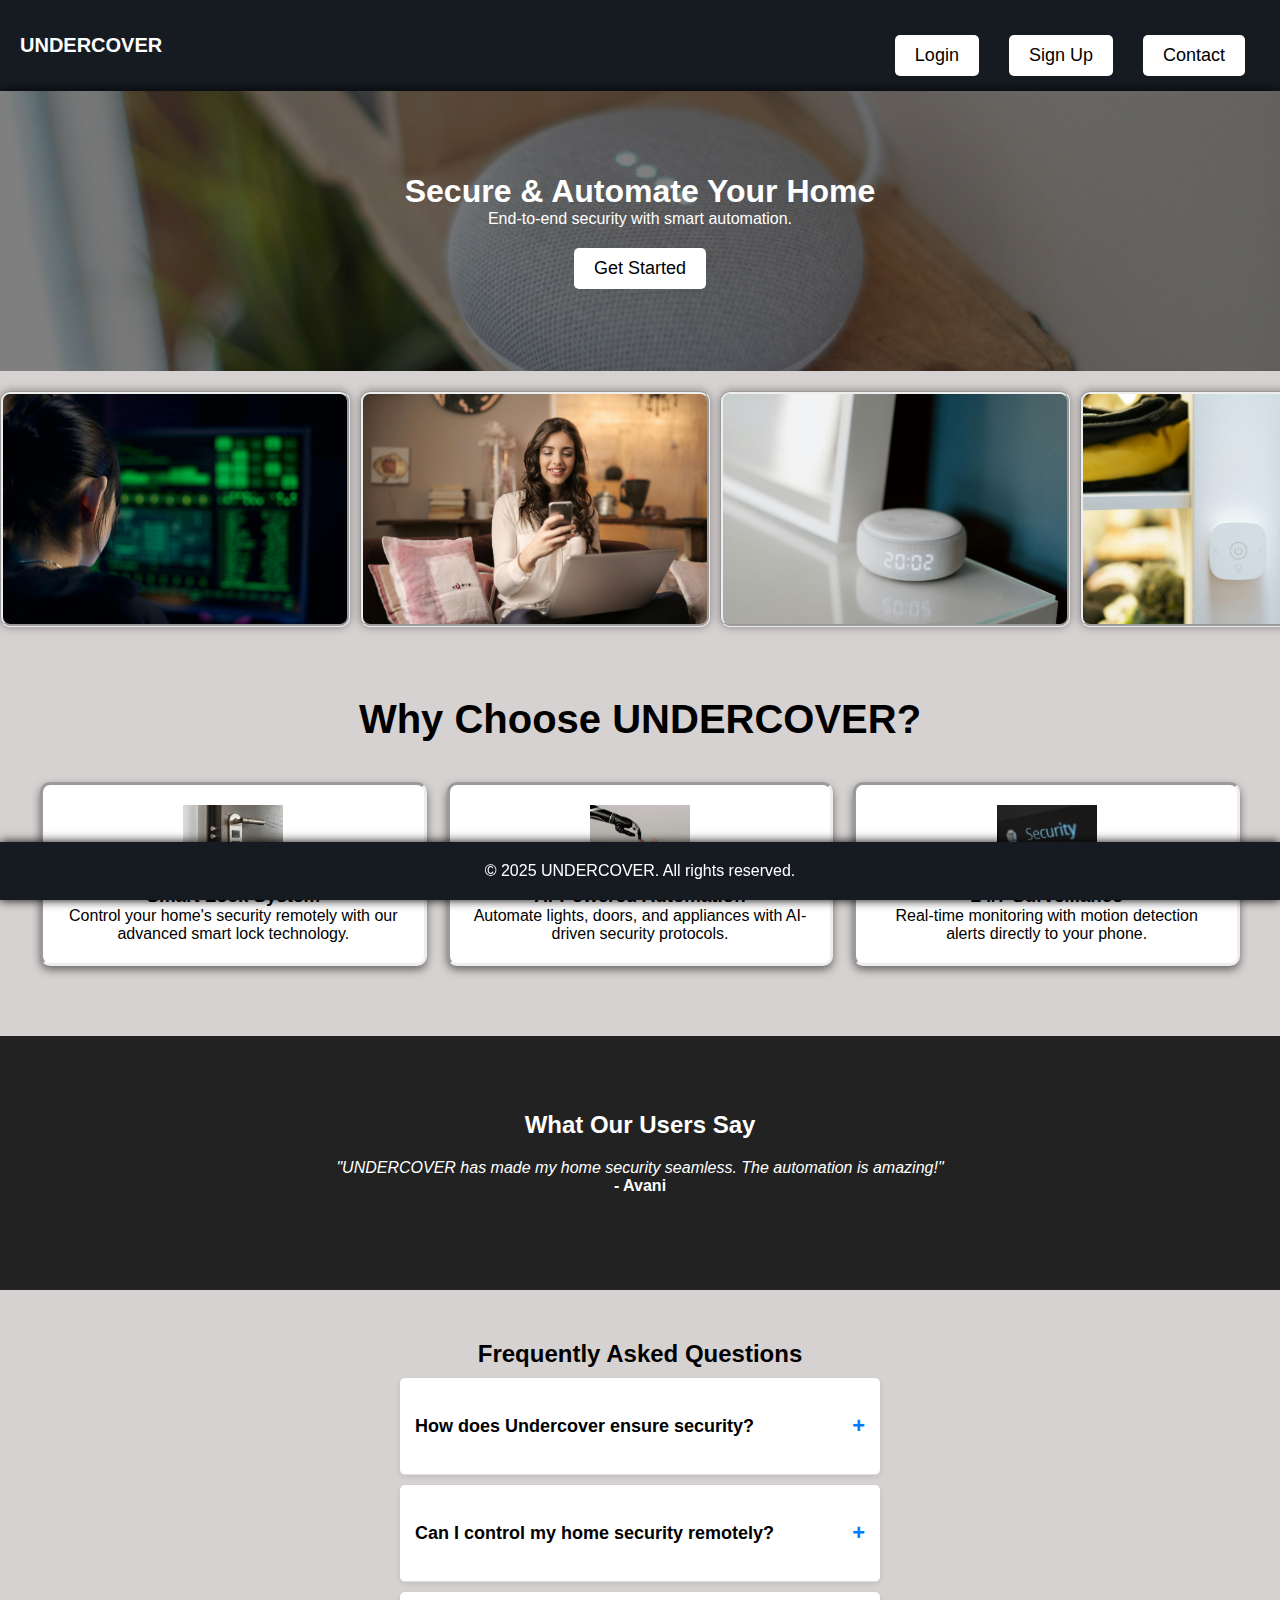
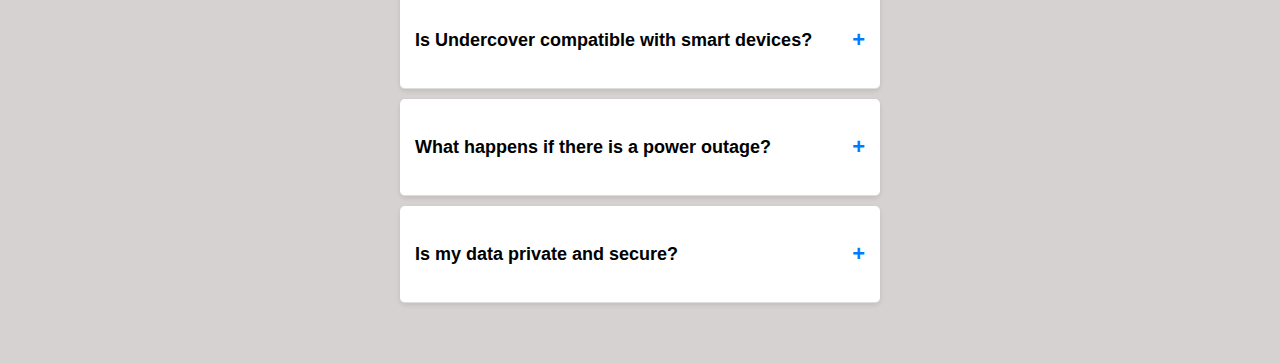
<file: index.html>
<!DOCTYPE html>
<html lang="en">
<head>
    <meta charset="UTF-8">
    <meta name="viewport" content="width=device-width, initial-scale=1.0">
    <title>UNDERCOVER</title>
    <link rel="stylesheet" href="css/hello.css">
</head>
<body>
    <header>
        <nav>
            <div class="nav-left">

                <div class="logo-text">UNDERCOVER</div>
            </div>
            <ul>
                <li><a href="login.html" class="btn">Login</a></li>
                <li><a href="signup.html" class="btn">Sign Up</a></li>
                <li><a href="pages/contact.html" class="btn">Contact</a></li>
            </ul>
        </nav>
    </header>
    <section class="hero">
        <h1>Secure & Automate Your Home</h1>
        <p>End-to-end security with smart automation.</p>
        <a href="signup.html" class="btn">Get Started</a>
    </section>

     
       <section class="image-slider">
        <div class="image-container">
            <img src="Images/11.jpg" class="moving-img" alt="Security 1">
            <img src="Images/22.jpg" class="moving-img" alt="Security 2">
            <img src="Images/33.jpg" class="moving-img" alt="Security 3">
            <img src="Images/44.jpg" class="moving-img" alt="Security 4">
            <img src="Images/55.jpg" class="moving-img" alt="Security 5">
            <img src="Images/66.jpg" class="moving-img" alt="Security 6">
            <img src="Images/77.jpg" class="moving-img" alt="Security 7">
            <img src="Images/88.jpg" class="moving-img" alt="Security 8">
            <img src="Images/99.jpg" class="moving-img" alt="Security 9">
            <img src="Images/10.jpg" class="moving-img" alt="Security 10">
            <img src="Images/111.jpg" class="moving-img" alt="Security 11">
            <img src="Images/121.jpg" class="moving-img" alt="Security 12">
            <img src="Images/11.jpg" class="moving-img" alt="Security 1">
            <img src="Images/22.jpg" class="moving-img" alt="Security 2">
            <img src="Images/33.jpg" class="moving-img" alt="Security 3">
            <img src="Images/44.jpg" class="moving-img" alt="Security 4">
            <img src="Images/55.jpg" class="moving-img" alt="Security 5">
            <img src="Images/66.jpg" class="moving-img" alt="Security 6">
            <img src="Images/77.jpg" class="moving-img" alt="Security 7">
            <img src="Images/88.jpg" class="moving-img" alt="Security 8">
            <img src="Images/99.jpg" class="moving-img" alt="Security 9">
            <img src="Images/10.jpg" class="moving-img" alt="Security 10">
            <img src="Images/111.jpg" class="moving-img" alt="Security 11">
            <img src="Images/121.jpg" class="moving-img" alt="Security 12">
        </div>
    </section>
    <section class="features">
        <h2>Why Choose UNDERCOVER?</h2>
        <div class="feature-grid">
            <div class="feature-item">
                <img src="Images/10.jpg" alt="Smart Lock">
                <h3>Smart Lock System</h3>
                <p>Control your home's security remotely with our advanced smart lock technology.</p>
            </div>
            <div class="feature-item">
                <img src="Images/99.jpg" alt="Automation">
                <h3>AI-Powered Automation</h3>
                <p>Automate lights, doors, and appliances with AI-driven security protocols.</p>
            </div>
            <div class="feature-item">
                <img src="Images/111.jpg" alt="Surveillance">
                <h3>24/7 Surveillance</h3>
                <p>Real-time monitoring with motion detection alerts directly to your phone.</p>
            </div>
        </div>
    </section>

     
    
    <section class="testimonials">
        <h2>What Our Users Say</h2>
        <div class="testimonial-container">
            <div class="testimonial">
                <p>"UNDERCOVER has made my home security seamless. The automation is amazing!"</p>
                <h4>- Avani </h4>
            </div>
            <div class="testimonial">
                <p>"I feel safer knowing I can monitor my house from anywhere. Highly recommended!"</p>
                <h4>- Eva</h4>
            </div>
            <div class="testimonial">
                <p>"The AI automation is game-changing. My home is smarter and more secure than ever."</p>
                <h4>- Bhoomika</h4>
            </div>
        </div>
    </section>
    <section class="faq">
        <h2>Frequently Asked Questions</h2>
        <div class="faq-container">
            <div class="faq-item">
                <button class="faq-question">
                    How does Undercover ensure security? <span class="faq-icon">+</span>
                </button>
                <div class="faq-answer">
                    <p>Undercover uses advanced encryption, AI-based monitoring, and real-time alerts to secure your home effectively.</p>
                </div>
            </div>
    
            <div class="faq-item">
                <button class="faq-question">
                    Can I control my home security remotely? <span class="faq-icon">+</span>
                </button>
                <div class="faq-answer">
                    <p>Yes! With our mobile app, you can monitor and control your home security from anywhere.</p>
                </div>
            </div>
    
            <div class="faq-item">
                <button class="faq-question">
                    Is Undercover compatible with smart devices? <span class="faq-icon">+</span>
                </button>
                <div class="faq-answer">
                    <p>Absolutely! Undercover integrates with Alexa, Google Assistant, and other smart home devices.</p>
                </div>
            </div>
    
            <div class="faq-item">
                <button class="faq-question">
                    What happens if there is a power outage? <span class="faq-icon">+</span>
                </button>
                <div class="faq-answer">
                    <p>Our security system has a battery backup and cloud-based alerts, ensuring protection even during power cuts.</p>
                </div>
            </div>
    
            <div class="faq-item">
                <button class="faq-question">
                    Is my data private and secure? <span class="faq-icon">+</span>
                </button>
                <div class="faq-answer">
                    <p>Yes! We use end-to-end encryption to keep your data safe and ensure no unauthorized access.</p>
                </div>
            </div>
        </div>
    </section>
    
    
    <footer class="footer">
        <p>&copy; 2025 UNDERCOVER. All rights reserved.</p>

    </footer>
    

</body>
</html>
</file>
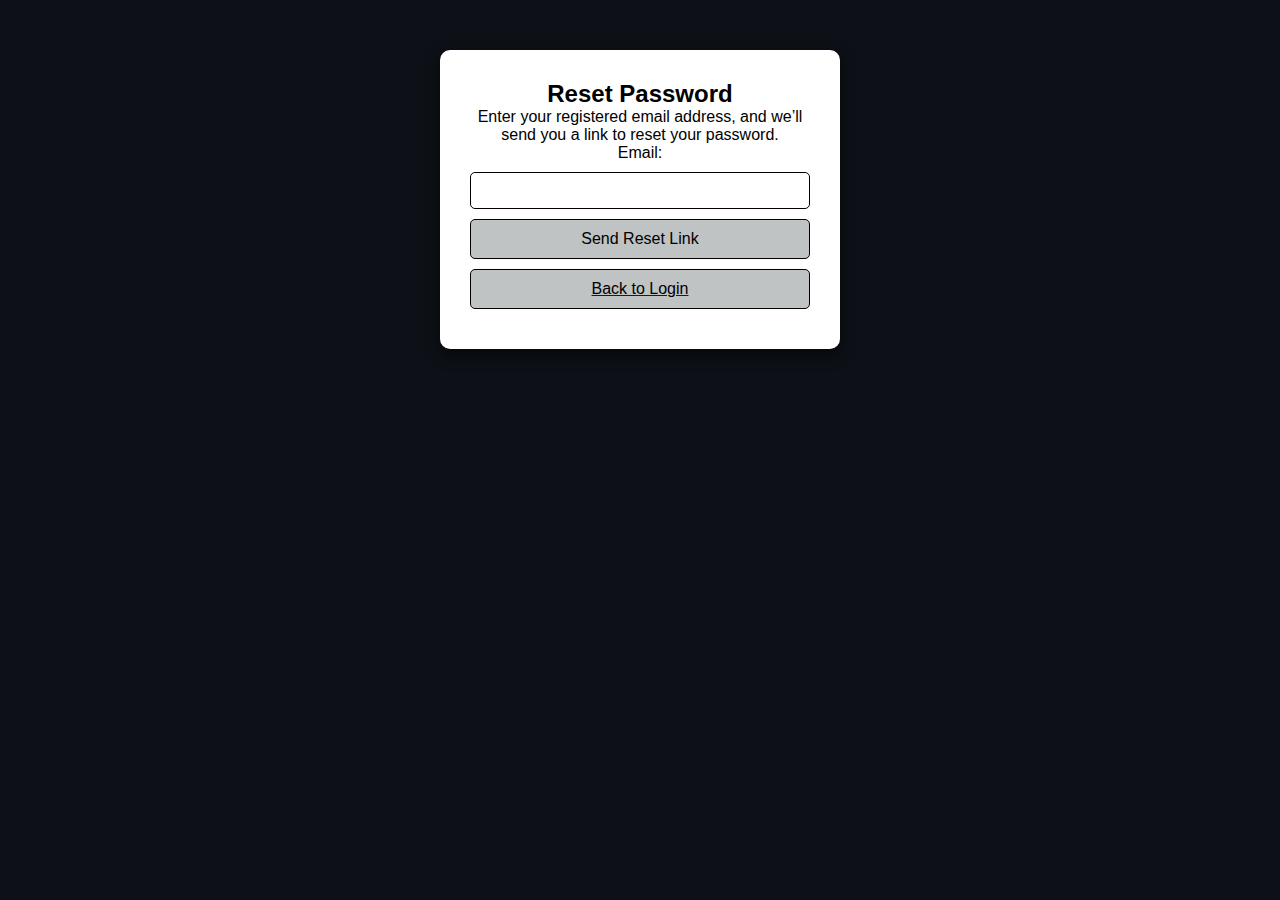
<file: forgot-password.html>
<!DOCTYPE html>
<html lang="en">
<head>
    <meta charset="UTF-8">
    <meta name="viewport" content="width=device-width, initial-scale=1.0">
    <title>Forgot Password | UNDERCOVER</title>
    <link rel="stylesheet" href="css/hello.css">
</head>
<body>
    <div class="form-container">
        <h2>Reset Password</h2>
        <p>Enter your registered email address, and we’ll send you a link to reset your password.</p>
        
        <form id="forgotPasswordForm">
            <label>Email:</label>
            <input type="email" id="resetEmail" required>

            <button type="submit">Send Reset Link</button>
        </form>

        <p><a href="login.html"><button>Back to Login</button></a></p>
    </div>
    <script src="js/script.js"></script>
</body>
</html>
</file>
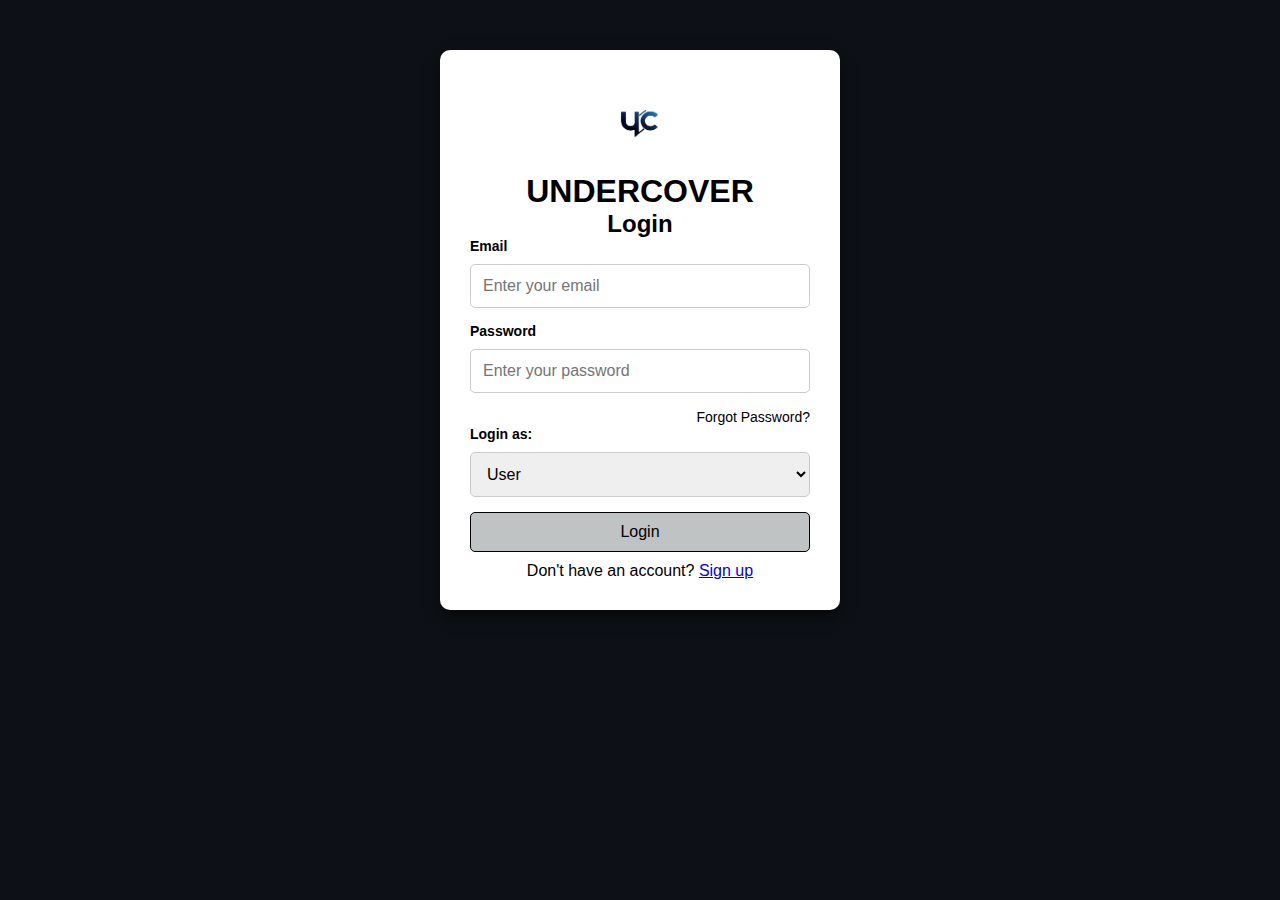
<file: login.html>
<!DOCTYPE html>
<html lang="en">
<head>
    <meta charset="UTF-8">
    <meta name="viewport" content="width=device-width, initial-scale=1.0">
    <title>Login | Automate Security</title>
    <link rel="stylesheet" href="css/hello.css">
</head>
<body>
    <div class="form-container">
    
        <img src="Images/1.png" alt="Logo" class="logo">
        <h1>UNDERCOVER</h1>
        <h2>Login</h2>
        <form id="loginForm">
            <div class="input-group">
                <label for="email">Email</label>
                <input type="email" id="email" placeholder="Enter your email" required>
            </div>
            
            <div class="input-group">
                <label for="password">Password</label>
                <input type="password" id="password" placeholder="Enter your password" required>
            </div>

            <p class="forgot-password">
                <a href="forgot-password.html" class="blue">Forgot Password?</a>
            </p>

            <div class="input-group">
                <label for="role">Login as:</label>
                <select id="role">
                    <option value="User">User</option>
                    <option value="Admin">Admin</option>
                </select>
            </div>

            <button type="submit">Login</button>
            <p>Don't have an account? <a href="signup.html">Sign up</a></p>
        </form>
    </div>
    <script src="js/script.js"></script>
</body>
</html>
</file>
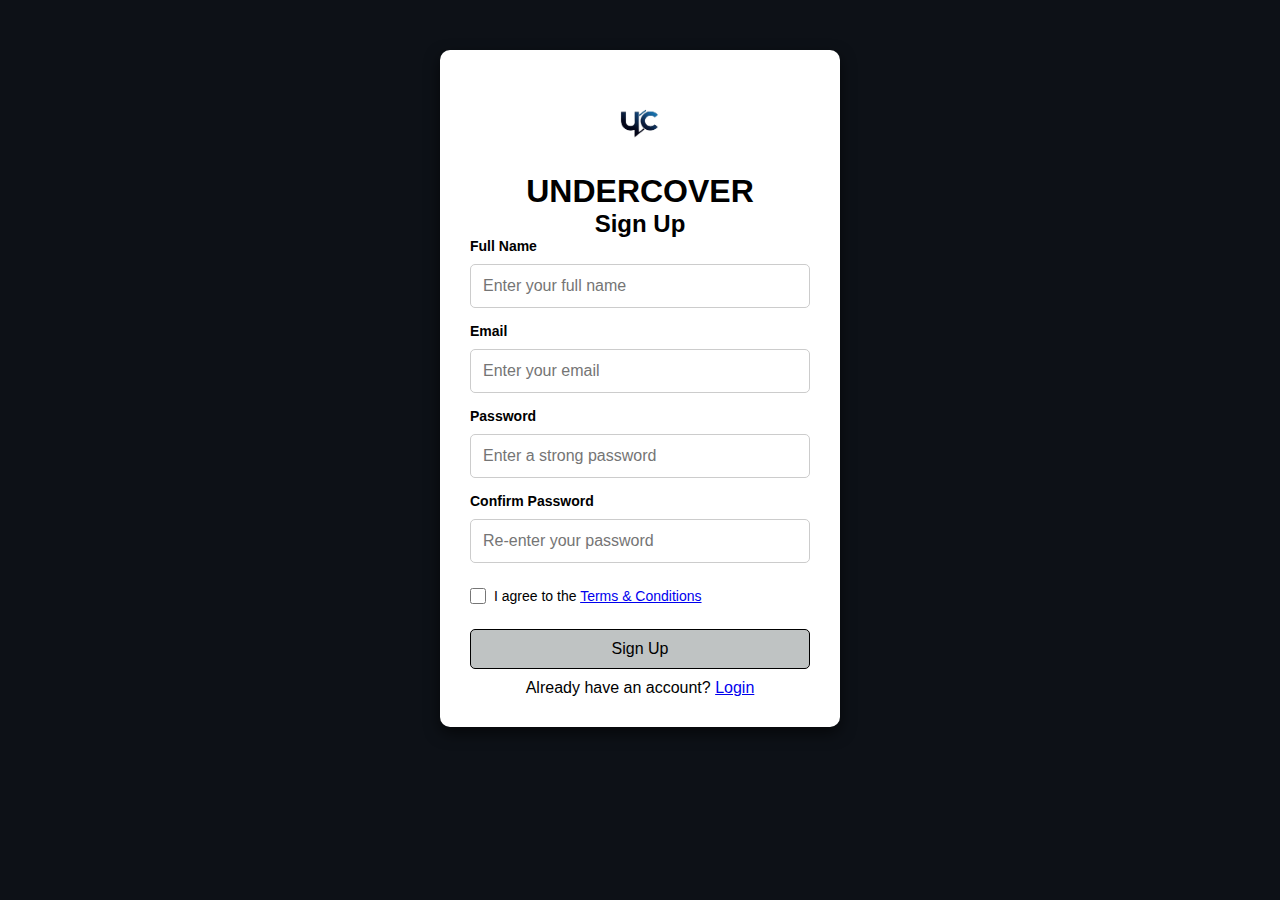
<file: signup.html>
<!DOCTYPE html>
<html lang="en">
<head>
    <meta charset="UTF-8">
    <meta name="viewport" content="width=device-width, initial-scale=1.0">
    <title>Sign Up | Automate Security</title>
    <link rel="stylesheet" href="css/hello.css">
</head>
<body>
    <div class="form-container">
 
        <img src="Images/1.png" alt="Logo" class="logo">
        <h1>UNDERCOVER</h1>
        <h2>Sign Up</h2>
        <form id="signupForm">
            <div class="input-group">
                <label for="name">Full Name</label>
                <input type="text" id="name" placeholder="Enter your full name" required>
            </div>

            <div class="input-group">
                <label for="email">Email</label>
                <input type="email" id="email" placeholder="Enter your email" required>
            </div>

            <div class="input-group">
                <label for="password">Password</label>
                <input type="password" id="password" placeholder="Enter a strong password" required>
            </div>

            <div class="input-group">
                <label for="confirm-password">Confirm Password</label>
                <input type="password" id="confirm-password" placeholder="Re-enter your password" required>
            </div>

            <div class="terms">
                <input type="checkbox" id="terms" required>
                <label for="terms">I agree to the <a href="terms.html">Terms & Conditions</a></label>
            </div>

            <button type="submit">Sign Up</button>
            <p>Already have an account? <a href="login.html">Login</a></p>
        </form>
    </div>
    <script src="js/script.js"></script>
</body>
</html>
</file>
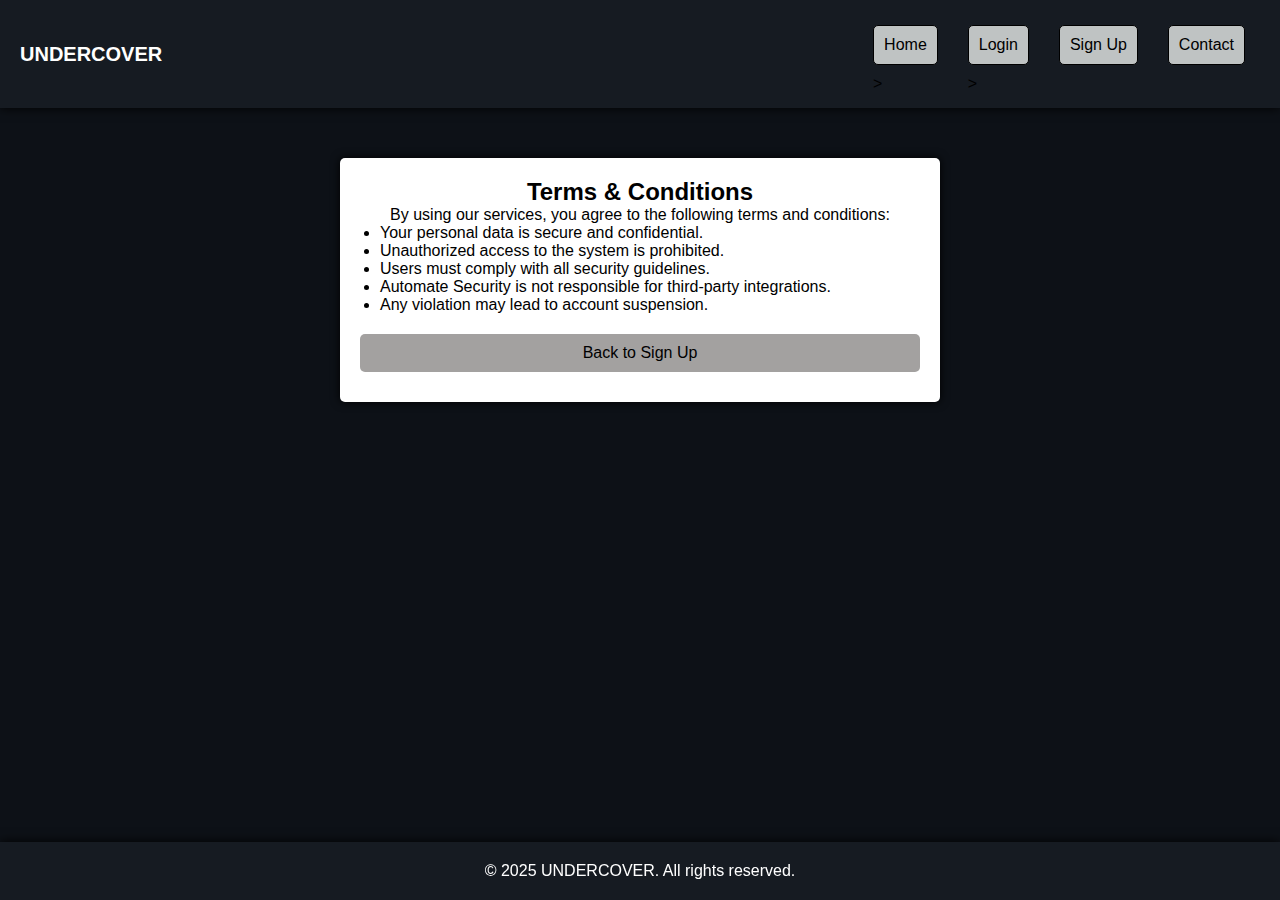
<file: terms.html>
<!DOCTYPE html>
<html lang="en">
<head>
    <meta charset="UTF-8">
    <meta name="viewport" content="width=device-width, initial-scale=1.0">
    <title>Terms & Conditions | UNDERCOVER</title>
    <link rel="stylesheet" href="../css/hello.css">
</head>
<body>
    <header>
        <nav>
            <div class="nav-left">
              
                <div class="logo-text">UNDERCOVER</div>
            </div>
            <ul>
                <li><a href="../index.html"><button>Home</button>></a></li>
                <li><a href="../login.html"><button>Login</button>></a></li>
                <li><a href="../signup.html"><button>Sign Up</button></a></li>
                <li><a href="../pages/contact.html"><button>Contact</button></a></li>
            </ul>
        </nav>
    </header>

    <section class="terms-container">
        <h2>Terms & Conditions</h2>
        <p>By using our services, you agree to the following terms and conditions:</p>
        <ul>
            <li>Your personal data is secure and confidential.</li>
            <li>Unauthorized access to the system is prohibited.</li>
            <li>Users must comply with all security guidelines.</li>
            <li>Automate Security is not responsible for third-party integrations.</li>
            <li>Any violation may lead to account suspension.</li>
        </ul>
        <button onclick="goBack()">Back to Sign Up</button>
    </section>

    <script>
        function goBack() {
            window.location.href = '../signup.html';
        }
    </script>
        <footer>
            <p>&copy; 2025 UNDERCOVER. All rights reserved.</p>
        </footer>
</body>
</html>
</file>
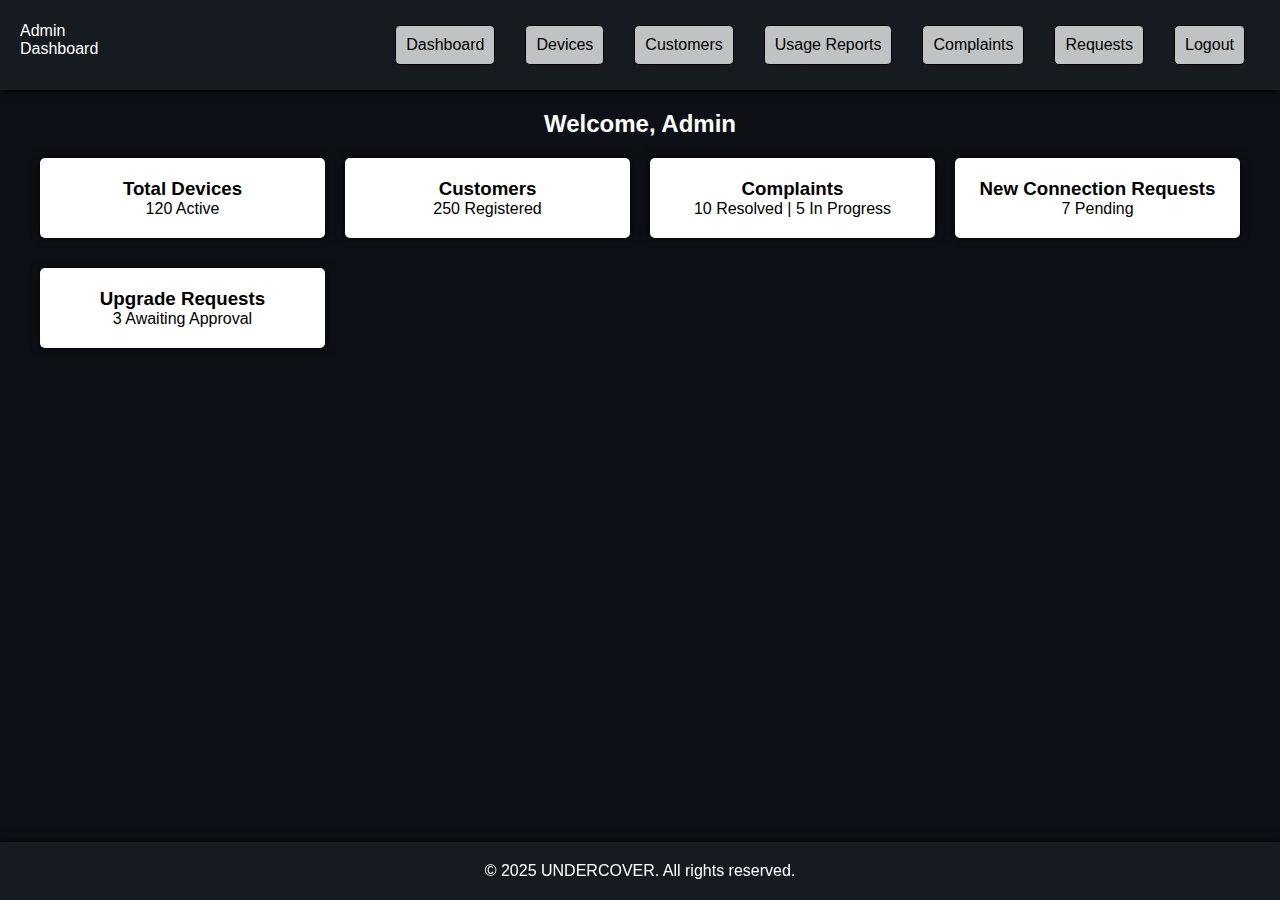
<file: pages/admin-dashboard.html>
<!DOCTYPE html>
<html lang="en">
<head>
    <meta charset="UTF-8">
    <meta name="viewport" content="width=device-width, initial-scale=1.0">
    <title>Admin Dashboard | UNDERCOVER</title>
    <link rel="stylesheet" href="../css/hello.css">
</head>
<body>


    <nav>
        <div class="nav-left">
            <div class="logo">Admin Dashboard</div>
        </div>
        <ul>
            <li><button onclick="showSection('dashboard')">Dashboard</button></li>
            <li><button onclick="showSection('devices')">Devices</button></li>
            <li><button onclick="showSection('customers')">Customers</button></li>
            <li><button onclick="showSection('usage')">Usage Reports</button></li>
            <li><button onclick="showSection('complaints')">Complaints</button></li>
            <li><button onclick="showSection('requests')">Requests</button></li>
            <li><a href="../index.html"><button>Logout</button></a></li>
        </ul>
    </nav>

 
    <section id="dashboard" class="dashboard">
        <h2>Welcome, Admin</h2>
        <div class="grid-container">
            <div class="card">
                <h3>Total Devices</h3>
                <p>120 Active</p>
            </div>
            <div class="card">
                <h3>Customers</h3>
                <p>250 Registered</p>
            </div>
            <div class="card">
                <h3>Complaints</h3>
                <p>10 Resolved | 5 In Progress</p>
            </div>
            <div class="card">
                <h3>New Connection Requests</h3>
                <p>7 Pending</p>
            </div>
            <div class="card">
                <h3>Upgrade Requests</h3>
                <p>3 Awaiting Approval</p>
            </div>
        </div>
    </section>

    <section id="devices" class="hidden-section">
        <h2>Device Status</h2>
        <table>
            <tr>
                <th>Device ID</th>
                <th>Type</th>
                <th>Status</th>
            </tr>
            <tr>
                <td>101</td>
                <td>Security Camera</td>
                <td>Active</td>
            </tr>
            <tr>
                <td>102</td>
                <td>Alarm System</td>
                <td>Faulty</td>
            </tr>
            <tr>
                <td>103</td>
                <td>Motion Detector</td>
                <td>Inactive</td>
            </tr>
        </table>
    </section>

    <section id="customers" class="hidden-section">
        <h2>Customer List</h2>
        <table>
            <tr>
                <th>Customer ID</th>
                <th>Name</th>
                <th>Email</th>
                <th>Status</th>
            </tr>
            <tr>
                <td>501</td>
                <td>Soniya</td>
                <td>Soniya@gmail.com</td>
                <td>Active</td>
            </tr>
            <tr>
                <td>502</td>
                <td>Avani</td>
                <td>Avani@gmail.com</td>
                <td>Inactive</td>
            </tr>
        </table>
    </section>

    <section id="usage" class="hidden-section">
        <h2>Usage Reports</h2>
        <p>Coming Soon...</p>
    </section>

    <section id="complaints" class="hidden-section">
        <h2>Complaint Records</h2>
        <table>
            <tr>
                <th>Complaint ID</th>
                <th>Customer</th>
                <th>Status</th>
            </tr>
            <tr>
                <td>9001</td>
                <td>Alice Johnson</td>
                <td>Resolved</td>
            </tr>
            <tr>
                <td>9002</td>
                <td>Bob Smith</td>
                <td>Pending</td>
            </tr>
        </table>
    </section>

    <section id="requests" class="hidden-section">
        <h2>Service Requests</h2>
        <p>Coming Soon...</p>
    </section>

    <footer>
        <p>&copy; 2025 UNDERCOVER. All rights reserved.</p>
    </footer>

    <script>
        function showSection(sectionId) {
            const sections = document.querySelectorAll('section');
            sections.forEach(section => {
                section.style.display = section.id === sectionId ? 'block' : 'none';
            });
        }
      
        showSection('dashboard');
    </script>

</body>
</html>
</file>
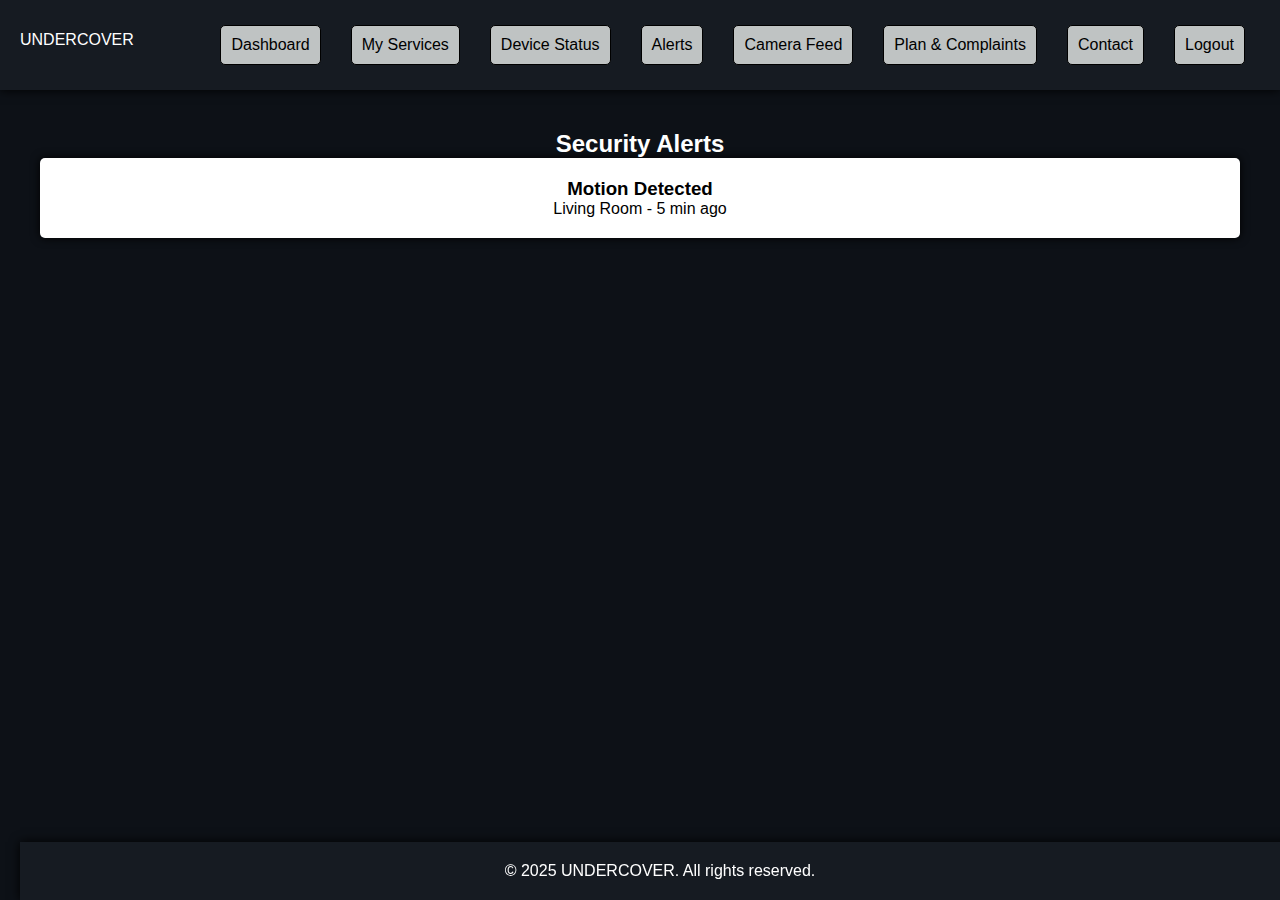
<file: pages/alerts.html>
<!DOCTYPE html>
<html lang="en">
<head>
    <meta charset="UTF-8">
    <meta name="viewport" content="width=device-width, initial-scale=1.0">
    <title>Alerts| UNDERCOVER</title>
    <link rel="stylesheet" href="../css/hello.css">
</head>
<body>
    <nav>
        <div class="logo">UNDERCOVER</div>
        <ul>
            <li><a href="../pages/user-dashboard.html"><button>Dashboard</button></a></li>
            <li><a href="my-services.html"><button>My Services</button></a></li>
            <li><a href="device-status.html"><button>Device Status</button></a></li>
            <li><a href="alerts.html"><button>Alerts</button></a></li>
            <li><a href="camera-feed.html"><button>Camera Feed</button></a></li>
            <li><a href="plan-complaints.html"><button>Plan & Complaints</button></a></li>
            <li><a href="../pages/contact.html"><button>Contact</button></a></li>
            <li><a href="../index.html"><button>Logout</button></a></li>
        </ul>
    </nav>

    <section class="dashboard">
        <section class="dashboard">
            <h2>Security Alerts</h2>
            <div class="card">
                <h3>Motion Detected</h3>
                <p>Living Room - 5 min ago</p>
            </div>
        </section>
        

    <footer>
        <p>&copy; 2025 UNDERCOVER. All rights reserved.</p>
    </footer>
</body>
</html>
</file>
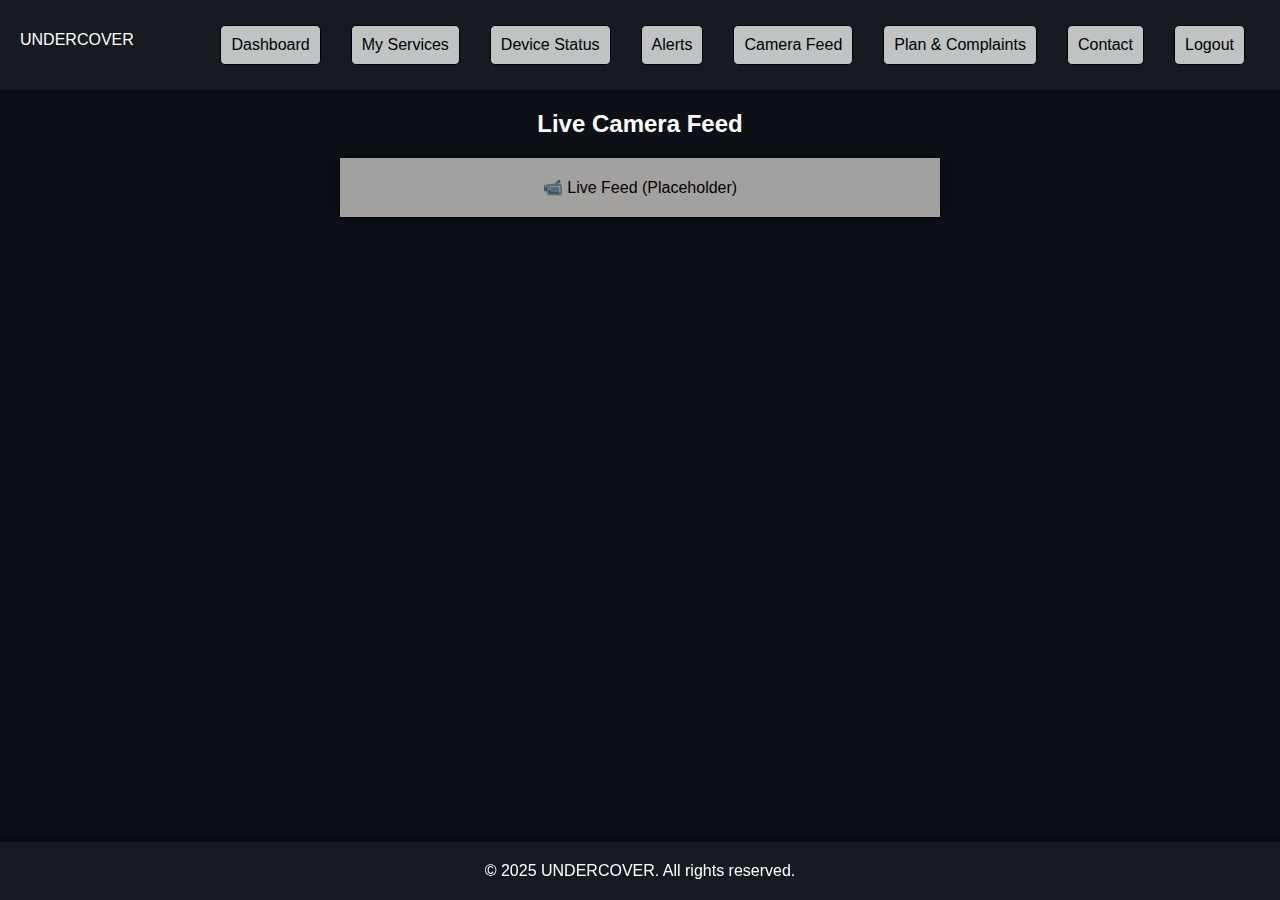
<file: pages/camera-feed.html>
<!DOCTYPE html>
<html lang="en">
<head>
    <meta charset="UTF-8">
    <meta name="viewport" content="width=device-width, initial-scale=1.0">
    <title>Live Camera Feed| UNDERCOVER</title>
    <link rel="stylesheet" href="../css/hello.css">
</head>
<body>
    <nav>
        <div class="logo">UNDERCOVER</div>
        <ul>
            <li><a href="../pages/user-dashboard.html"><button>Dashboard</button></a></li>
            <li><a href="my-services.html"><button>My Services</button></a></li>
            <li><a href="device-status.html"><button>Device Status</button></a></li>
            <li><a href="alerts.html"><button>Alerts</button></a></li>
            <li><a href="camera-feed.html"><button>Camera Feed</button></a></li>
            <li><a href="plan-complaints.html"><button>Plan & Complaints</button></a></li>
            <li><a href="../pages/contact.html"><button>Contact</button></a></li>
            <li><a href="../index.html"><button>Logout</button></a></li>
        </ul>
    </nav>

    <section class="dashboard">
        <h2>Live Camera Feed</h2>
        <div class="camera-feed">
            <p>📹 Live Feed (Placeholder)</p>
        </div>
    </section>
    

    <footer>
        <p>&copy; 2025 UNDERCOVER. All rights reserved.</p>
    </footer>
</body>
</html>
</file>
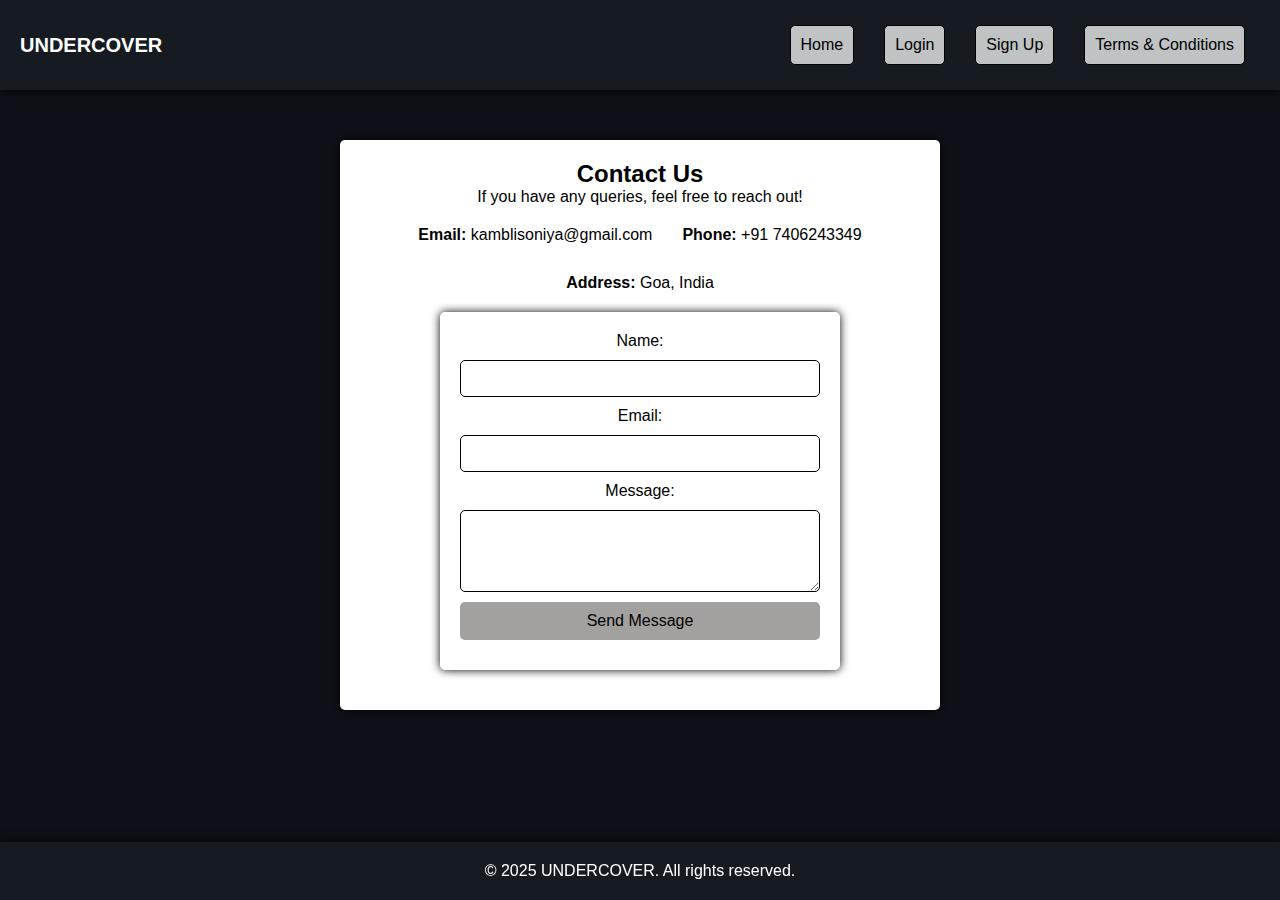
<file: pages/contact.html>
<!DOCTYPE html>
<html lang="en">
<head>
    <meta charset="UTF-8">
    <meta name="viewport" content="width=device-width, initial-scale=1.0">
    <title>Contact | UNDERCOVER</title>
    <link rel="stylesheet" href="../css/hello.css">
    <script>
        function validateForm(event) {
            event.preventDefault(); 
            
            let name = document.getElementById("name").value.trim();
            let email = document.getElementById("email").value.trim();
            let message = document.getElementById("message").value.trim();
            let emailRegex = /^[^\s@]+@[^\s@]+\.[^\s@]+$/; 
            let nameRegex = /^[a-zA-Z\s]{3,30}$/; 
            let errorMsg = "";

       
            if (name === "" || !nameRegex.test(name)) {
                errorMsg += "Please enter a valid Name (3-30 characters, letters only).\n";
            }

          
            if (email === "" || !emailRegex.test(email)) {
                errorMsg += "Please enter a valid Email address.\n";
            }

         
            if (message.length < 10) {
                errorMsg += "Message should be at least 10 characters long.\n";
            }

            
            if (errorMsg !== "") {
                alert(errorMsg);
            } else {
                alert("Message sent successfully!");
                document.querySelector(".contact-form").submit(); 
            }
        }
    </script>
</head>
<body>
    <header>
        <nav>
            <div class="nav-left">
                <div class="logo-text">UNDERCOVER</div>
            </div>
            <ul>
                <li><a href="../index.html"><button>Home</button></a></li>
                <li><a href="../login.html"><button>Login</button></a></li>
                <li><a href="../signup.html"><button>Sign Up</button></a></li>
                <li><a href="../terms.html"><button>Terms & Conditions</button></a></li>
            </ul>
        </nav>
    </header>

    <section class="contact-container">
        <h2>Contact Us</h2>
        <p>If you have any queries, feel free to reach out!</p>
        <div class="contact-info">
            <p><strong>Email:</strong> kamblisoniya@gmail.com</p>
            <p><strong>Phone:</strong> +91 7406243349</p>
            <p><strong>Address:</strong> Goa, India</p>
        </div>

        <form class="contact-form" onsubmit="validateForm(event)">
            <label for="name">Name:</label>
            <input type="text" id="name" required>

            <label for="email">Email:</label>
            <input type="email" id="email" required>

            <label for="message">Message:</label>
            <textarea id="message" rows="4" required></textarea>

            <button type="submit">Send Message</button>
        </form>
    </section>

    <footer>
        <p>&copy; 2025 UNDERCOVER. All rights reserved.</p>
    </footer>
</body>
</html>
</file>
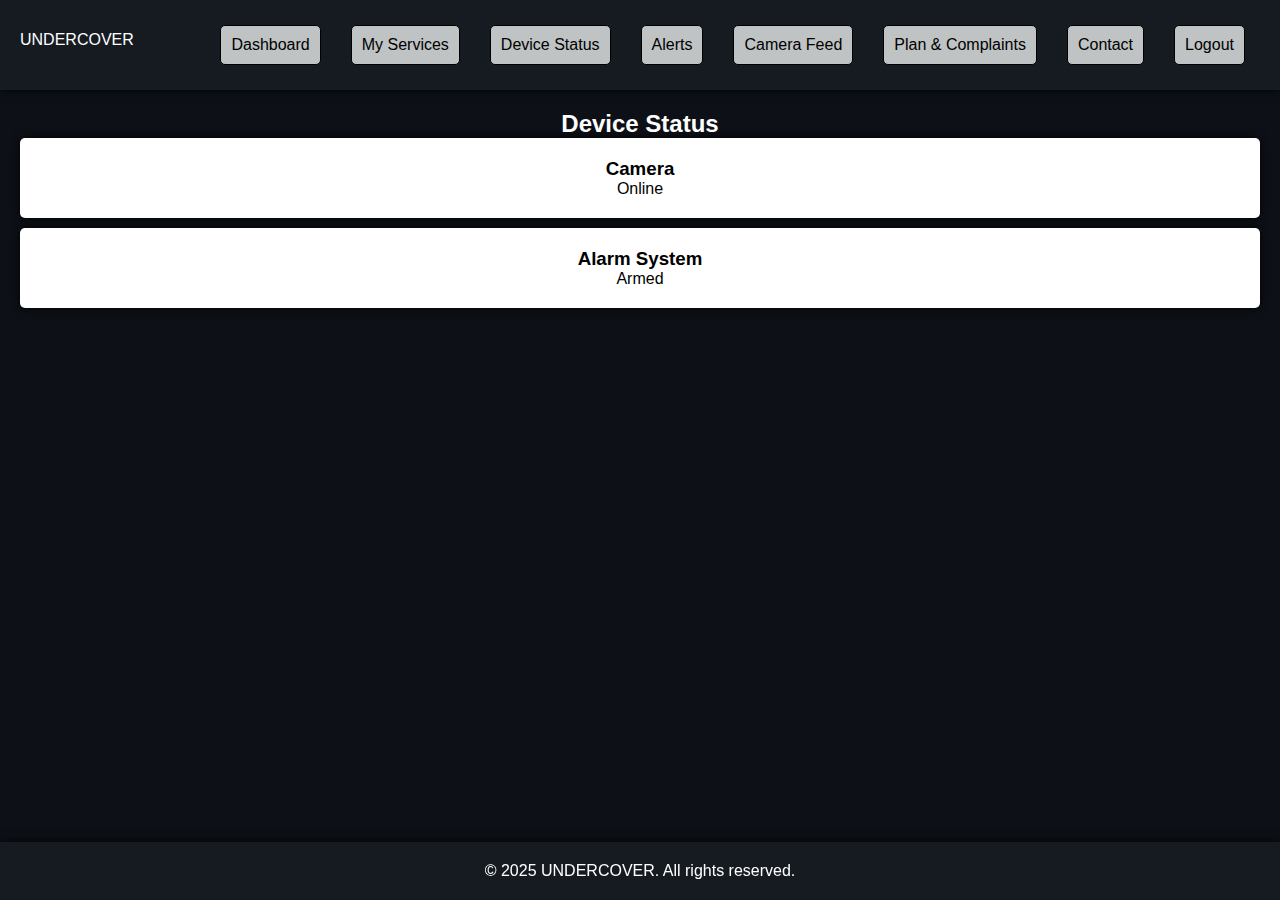
<file: pages/device-status.html>
<!DOCTYPE html>
<html lang="en">
<head>
    <meta charset="UTF-8">
    <meta name="viewport" content="width=device-width, initial-scale=1.0">
    <title>Device Status | UNDERCOVER</title>
    <link rel="stylesheet" href="../css/hello.css">
</head>
<body>
    <nav>
        <div class="logo">UNDERCOVER</div>
        <ul>
            <li><a href="../pages/user-dashboard.html"><button>Dashboard</button></a></li>
            <li><a href="my-services.html"><button>My Services</button></a></li>
            <li><a href="device-status.html"><button>Device Status</button></a></li>
            <li><a href="alerts.html"><button>Alerts</button></a></li>
            <li><a href="camera-feed.html"><button>Camera Feed</button></a></li>
            <li><a href="plan-complaints.html"><button>Plan & Complaints</button></a></li>
            <li><a href="../pages/contact.html"><button>Contact</button></a></li>
            <li><a href="../index.html"><button>Logout</button></a></li>
        </ul>
    </nav>

    <section class="dashboard">
        <h2>Device Status</h2>
        <div class="card">
            <h3>Camera</h3>
            <p>Online</p>
        </div>
        <div class="card">
            <h3>Alarm System</h3>
            <p>Armed</p>
        </div>
    </section>

    <footer>
        <p>&copy; 2025 UNDERCOVER. All rights reserved.</p>
    </footer>
</body>
</html>
</file>
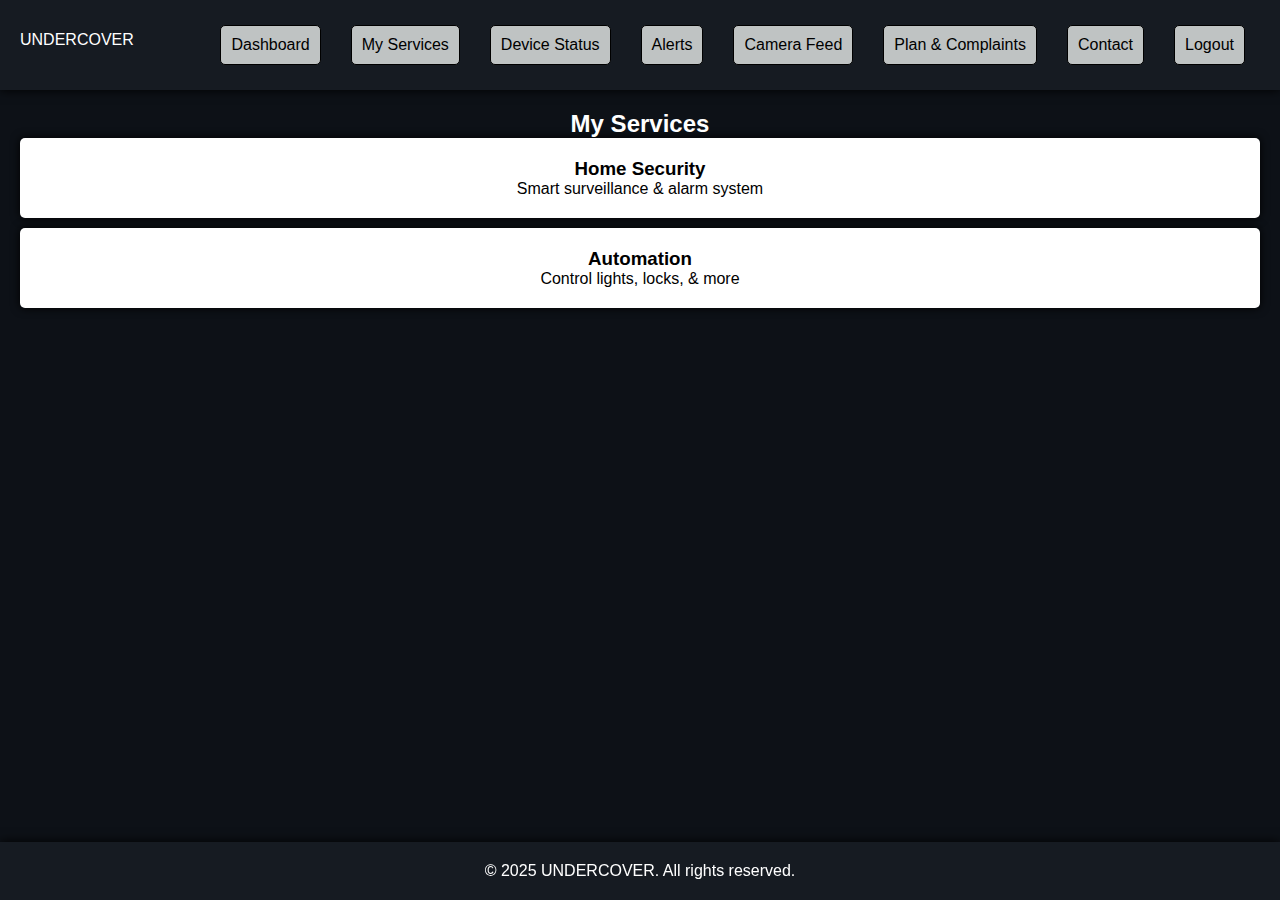
<file: pages/my-services.html>
<!DOCTYPE html>
<html lang="en">
<head>
    <meta charset="UTF-8">
    <meta name="viewport" content="width=device-width, initial-scale=1.0">
    <title>My Services | UNDERCOVER</title>
    <link rel="stylesheet" href="../css/hello.css">
</head>
<body>
    <nav>
        <div class="logo">UNDERCOVER</div>
        <ul>
            <li><a href="../pages/user-dashboard.html"><button>Dashboard</button></a></li>
            <li><a href="my-services.html"><button>My Services</button></a></li>
            <li><a href="device-status.html"><button>Device Status</button></a></li>
            <li><a href="alerts.html"><button>Alerts</button></a></li>
            <li><a href="camera-feed.html"><button>Camera Feed</button></a></li>
            <li><a href="plan-complaints.html"><button>Plan & Complaints</button></a></li>
            <li><a href="../pages/contact.html"><button>Contact</button></a></li>
            <li><a href="../index.html"><button>Logout</button></a></li>
        </ul>
    </nav>

    <section class="dashboard">
        <h2>My Services</h2>
        <div class="card">
            <h3>Home Security</h3>
            <p>Smart surveillance & alarm system</p>
        </div>
        <div class="card">
            <h3>Automation</h3>
            <p>Control lights, locks, & more</p>
        </div>
    </section>

    <footer>
        <p>&copy; 2025 UNDERCOVER. All rights reserved.</p>
    </footer>
</body>
</html>
</file>
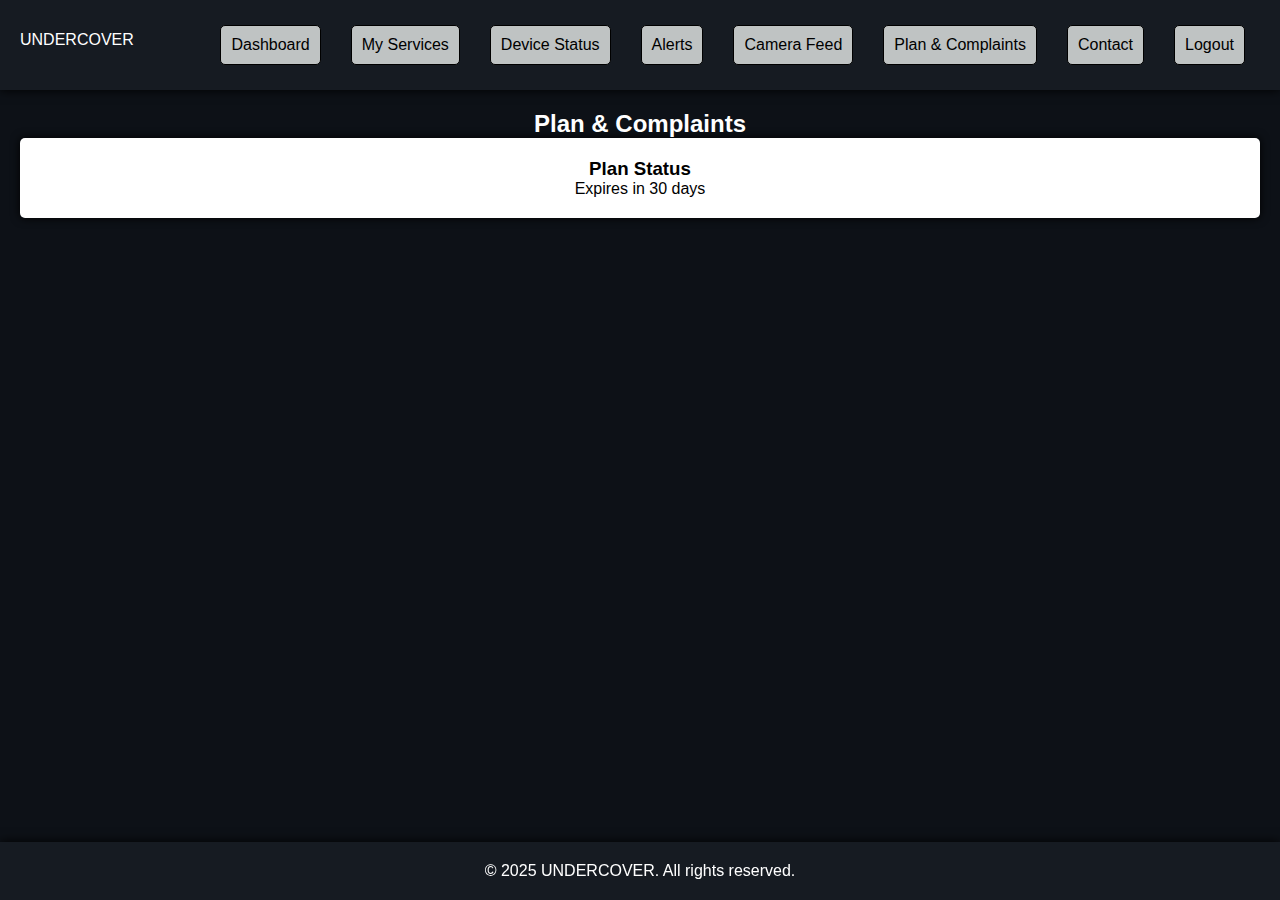
<file: pages/plan-complaints.html>
<!DOCTYPE html>
<html lang="en">
<head>
    <meta charset="UTF-8">
    <meta name="viewport" content="width=device-width, initial-scale=1.0">
    <title>Plans and Complaints| UNDERCOVER</title>
    <link rel="stylesheet" href="../css/hello.css">
</head>
<body>
    <nav>
        <div class="logo">UNDERCOVER</div>
        <ul>
            <li><a href="../pages/user-dashboard.html"><button>Dashboard</button></a></li>
            <li><a href="my-services.html"><button>My Services</button></a></li>
            <li><a href="device-status.html"><button>Device Status</button></a></li>
            <li><a href="alerts.html"><button>Alerts</button></a></li>
            <li><a href="camera-feed.html"><button>Camera Feed</button></a></li>
            <li><a href="plan-complaints.html"><button>Plan & Complaints</button></a></li>
            <li><a href="../pages/contact.html"><button>Contact</button></a></li>
            <li><a href="../index.html"><button>Logout</button></a></li>

        </ul>
    </nav>

    <section class="dashboard">
        <h2>Plan & Complaints</h2>
        <div class="card">
            <h3>Plan Status</h3>
            <p>Expires in 30 days</p>
        </div>
    </section>
    
    
    <footer>
        <p>&copy; 2025 UNDERCOVER. All rights reserved.</p>
    </footer>
</body>
</html>
</file>
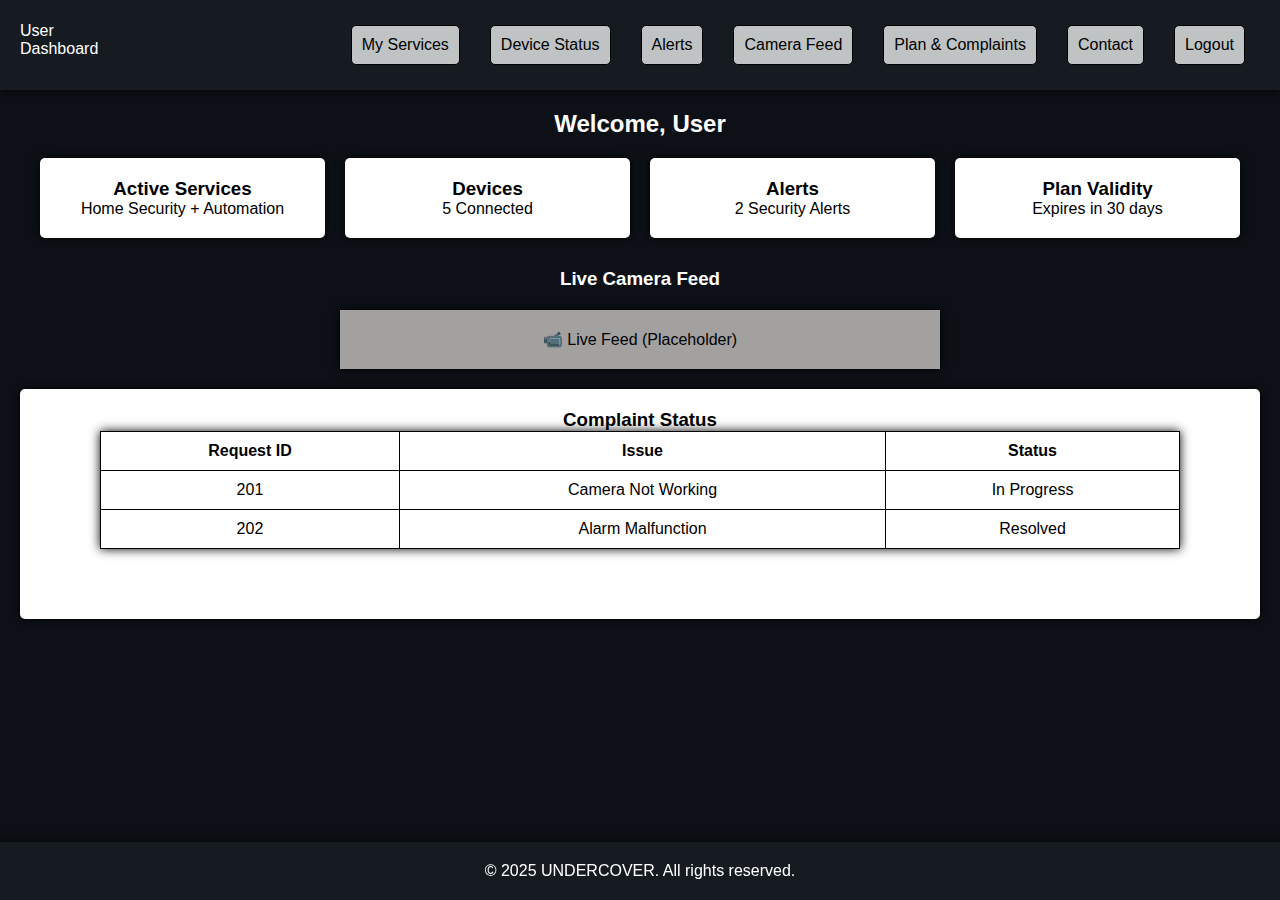
<file: pages/user-dashboard.html>
<!DOCTYPE html>
<html lang="en">
<head>
    <meta charset="UTF-8">
    <meta name="viewport" content="width=device-width, initial-scale=1.0">
    <title>User Dashboard | UNDERCOVER</title>
    <link rel="stylesheet" href="../css/hello.css">
</head>
<body>
    <nav>
        <div class="logo">User Dashboard</div>
        <ul>

            <li><a href="../pages/my-services.html"><button>My Services</button></a></li>
            <li><a href="../pages/device-status.html"><button>Device Status</button></a></li>
            <li><a href="../pages/alerts.html"><button>Alerts</button></a></li>
            <li><a href="../pages/camera-feed.html"><button>Camera Feed</button></a></li>
            <li><a href="../pages/plan-complaints.html"><button>Plan & Complaints</button></a></li>
            <li><a href="../pages/contact.html"><button>Contact</button></a></li>
            <li><a href="../index.html"><button>Logout</button></a></li>
        </ul>
    </nav>

    <section class="dashboard">
        <h2>Welcome, User</h2>

        <div class="grid-container">
            <div class="card">
                <h3>Active Services</h3>
                <p>Home Security + Automation</p>
            </div>
            <div class="card">
                <h3>Devices</h3>
                <p>5 Connected</p>
            </div>
            <div class="card">
                <h3>Alerts</h3>
                <p>2 Security Alerts</p>
            </div>
            <div class="card">
                <h3>Plan Validity</h3>
                <p>Expires in 30 days</p>
            </div>
        </div>

        <h3>Live Camera Feed</h3>
        <div class="camera-feed">
            <p>📹 Live Feed (Placeholder)</p>
        </div>
<div class="card">
        <h3>Complaint Status</h3>
        <table>
            <tr>
                <th>Request ID</th>
                <th>Issue</th>
                <th>Status</th>
            </tr>
            <tr>
                <td>201</td>
                <td>Camera Not Working</td>
                <td>In Progress</td>
            </tr>
            <tr>
                <td>202</td>
                <td>Alarm Malfunction</td>
                <td>Resolved</td>
            </tr>
        </table>
    </div>
    </section>

    <footer>
        <p>&copy; 2025 UNDERCOVER. All rights reserved.</p>
    </footer>
</body>
</html>
</file>
<file: css/hello.css>
* {
    margin: 0;
    padding: 0;
    box-sizing: border-box;
}

.line {
    width: 25px; 
    height: 4px; 
    background-color: rgb(219, 91, 23); 
    border-radius: 2px;
}

body {
    font-family: Arial, sans-serif;
    background: #0D1117;
    display: flex;
    flex-direction: column;
    min-height: 100vh;
    margin:0;
    padding:0;

}

nav {
    background: #161B22;
    color: rgb(255, 255, 255);
    padding: 15px 20px;
    display: flex;
    justify-content: space-between;
    align-items: center;
    box-shadow: 0px 0px 10px #000000;
    gap:10px;
}


.nav-left {
    display: flex;
    align-items: center;

}

.logo-img {
    width: 40px; 
    height: auto;
    margin-right: 10px; 
    /* border-style:double; */
    box-shadow: 0px 0px 10px #5b5a5a;
    gap:10px;
}


.logo-text {
    font-size: 20px;
    font-weight: bold;
}


nav ul {
    list-style: none;
    display: flex;
}

nav ul li {
    margin: 0 15px;
}

nav ul li a {
    color: rgb(0, 0, 0);
    text-decoration: none;
}

@media (max-width: 768px) {
    nav {
        flex-direction: column;
        text-align: center;
        
    }

    .nav-left {
        margin-bottom: 10px;
    }

    nav ul {
        flex-direction: column;
        padding: 10px;
    }

    nav ul li {
        margin: 5px 0;
    }
}

.wh{
    color:rgb(0, 0, 0);
}
.hero {
    background: url("../Images/77.jpg") no-repeat center center/cover;
    color: white;
    text-align: center;
    padding: 100px 20px;
    position: relative;
    height: 280px; 
    display: flex;
    flex-direction: column;
    justify-content: center;
    align-items: center;
    box-shadow: 0px 0px 10px #000000;
}


.hero::before {
    content: "";
    position: absolute;
    top: 0;
    left: 0;
    width: 100%;
    height: 100%;
    background: rgba(0, 0, 0, 0.5); 
    z-index: 1;
}

.hero h1,
.hero p,
.hero .btn {
    position: relative;
    z-index: 2;
}


.btn {
    background: #FDDBBB;
    color: white;
    padding: 12px 24px;
    text-decoration: none;
    border-radius: 5px;
    display: inline-block;
    font-size: 18px;
    margin-top: 20px;
}

.btn:hover {
    background: #989e9e;
}



.btn {
    background: hsl(0, 0%, 100%);
    color: rgb(0, 0, 0);
    padding: 10px 20px;
    text-decoration: none;
    border-radius: 5px;
    display: inline-block;
}

.form-container {
    background: #FFF9BF;
    padding: 20px;
    width: 90%;
    max-width: 400px;
    margin: 50px auto;
    box-shadow: 0px 6px 15px rgba(0, 0, 0, 0.6);
    border-radius: 5px;
}

input, select, button {
    display: block;
    width: 100%;
    margin: 10px 0;
    padding: 10px;
    border: 1px solid #000000;
    border-radius: 5px;
    
}

button {
    background: #bfc3c3;
    color: rgb(0, 0, 0);
    border: none;
    cursor: pointer;
    font-size: 16px;
}


.dashboard {
    flex: 1;
    padding: 20px;
    text-align: center;
    color:rgb(255, 255, 255);
}


.grid-container {
    display: grid;
    grid-template-columns: repeat(auto-fit, minmax(250px, 1fr));
    gap: 20px;
    padding: 20px;
}

.card {
    background: white;
    padding: 20px;
    box-shadow: 0px 0px 10px rgb(0, 0, 0);
    border-radius: 5px;
    text-align: center;
    color:#000000;
    margin-bottom:10px;
}


table {
    width: 90%;
    margin: auto;
    border-collapse: collapse;
    background: white;
    box-shadow: 0px 0px 10px rgb(0, 0, 0);
    margin-bottom: 50px;
}

th, td {
    border: 1px solid #000000;
    padding: 10px;
    text-align: center;
}

.camera-feed {
    background: #a3a1a0;
    color: rgb(0, 0, 0);
    padding: 20px;
    margin: 20px auto;
    width: 90%;
    max-width: 600px;
    text-align: center;
    box-shadow: 0px 0px 10px #000000;;
    
}


footer{
    text-align:center;
    background: #161B22;
    color: rgb(255, 255, 255);
    padding: 20px;
    position:fixed;
    width:100%;
    bottom:0;
    box-shadow: 0px 0px 10px #000000;


}

@media (max-width: 768px) {
    nav {
        flex-direction: column;
        text-align: center;
    }
    
    nav ul {
        flex-direction: column;
        padding: 10px;
    }
    
    nav ul li {
        margin: 5px 0;
    }
    
    .hero {
        padding: 60px 20px;
    }
    
    .form-container {
        width: 90%;
    }
    
    .camera-feed {
        width: 100%;
    }
}

/* ------------------------------------------------------------------- */



.form-container {
    background: #FFF9BF;
    padding: 20px;
    width: 90%;
    max-width: 400px;
    box-shadow: 0px 0px 10px #000000;
    border-radius: 5px;
    text-align: center;
}

.nav-logo,
.logo {
    width: 100px; 
    height: auto;
    margin-bottom: 20px;
}


input, select, button {
    display: block;
    width: 100%;
    margin: 10px 0;
    padding: 10px;
    border: 1px solid #000000;
    border-radius: 5px;
}


.terms {
    text-align: left;
    margin: 10px 0;
}

.terms label {
    font-size: 14px;
}

.terms {
    display: flex;
    align-items: center;
    gap: 8px;
    font-size: 14px;
    margin-bottom: 15px;
    text-align: left;
}


.terms input[type="checkbox"] {
    width: 16px;
    height: 16px;
    cursor: pointer;
}




.terms-container {
    background: white;
    padding: 20px;
    width: 90%;
    max-width: 500px;
    box-shadow: 0px 0px 10px rgb(0, 0, 0);
    border-radius: 5px;
    text-align: center;
}

.terms-container ul {
    text-align: left;
    margin-left: 20px;
}

.terms-container button {
    background: #bcbab9;
    color: rgb(0, 0, 0);
    padding: 10px 20px;
    border: none;
    cursor: pointer;
    font-size: 16px;
    border-radius: 5px;
}


@media (max-width: 768px) {
    .form-container, .terms-container {
        width: 90%;
    }
}

/* ______________________________________________________________________________________ */


.contact {
    padding: 100px 20px;
    text-align: center;
}

.contact-info {
    display: flex;
    justify-content: center;
    gap: 30px;
    flex-wrap: wrap;
    margin: 20px 0;
}

.contact-item {
    background: white;
    padding: 20px;
    box-shadow: 0px 0px 10px rgb(0, 0, 0);
    border-radius: 5px;
    width: 250px;
    text-align: center;
}

.contact-form {
    background: white;
    padding: 20px;
    width: 90%;
    max-width: 400px;
    margin: 20px auto;
    box-shadow: 0px 0px 10px rgb(0, 0, 0);
    border-radius: 5px;
}

.contact-form input,
.contact-form textarea,
.contact-form button {
    display: block;
    width: 100%;
    margin: 10px 0;
    padding: 10px;
    border: 1px solid #000000;
    border-radius: 5px;
}


.terms-container {
    background: white;
    padding: 20px;
    width: 90%;
    max-width: 600px;
    margin: 100px auto;
    box-shadow: 0px 0px 10px rgb(0, 0, 0);
    border-radius: 5px;
    text-align: center;
}

.terms-container ul {
    text-align: left;
    margin-left: 20px;
}

.terms-container a {
    color: #c4c0bc;
    text-decoration: none;
}

.terms-container button {
    background: #bfbcba;
    color: rgb(0, 0, 0);
    padding: 10px 20px;
    border: none;
    cursor: pointer;
    font-size: 16px;
    border-radius: 5px;
    margin-top: 20px;
}
/* 0000000000000000000000000000000000000000000000000000000000000000000000000000000000000 */


nav {
    /* background: #CB9DF0; */
    padding: 15px 20px;
    display: flex;
    justify-content: space-between;
    align-items: center;
    box-shadow: 0px 0px 10px #000000;
}


.nav-left {
    display: flex;
    align-items: center;
}

.logo-img {
    width: 80px;
    height: auto;
    margin-right: 10px;
}

.logo-text {
    font-size: 20px;
    font-weight: bold;
}


nav ul {
    list-style: none;
    display: flex;
}

nav ul li {
    margin: 0 15px;
}

nav ul li a {
    color: rgb(0, 0, 0);
    text-decoration: none;
}

.terms-container, .contact-container {
    background: white;
    padding: 20px;
    width: 90%;
    max-width: 600px;
    box-shadow: 0px 0px 10px rgb(0, 0, 0);
    border-radius: 5px;
    text-align: center;
    margin: 50px auto;
}


.terms-container ul {
    text-align: left;
    margin-left: 20px;
}

.terms-container button {
    background: #a3a1a0;
    color: rgb(0, 0, 0);
    padding: 10px 20px;
    border: none;
    cursor: pointer;
    font-size: 16px;
    border-radius: 5px;
}


.contact-form {
    margin-top: 20px;
}

.contact-form input,
.contact-form textarea {
    width: 100%;
    padding: 10px;
    margin: 10px 0;
    border: 1px solid #000000;
    border-radius: 5px;
}

.contact-form button {
    background: #a3a1a0;
    color: rgb(0, 0, 0);
    padding: 10px 20px;
    border: none;
    cursor: pointer;
    font-size: 16px;
    border-radius: 5px;
}


@media (max-width: 768px) {
    nav {
        flex-direction: column;
        text-align: center;
    }

    .nav-left {
        margin-bottom: 10px;
    }

    nav ul {
        flex-direction: column;
        padding: 10px;
    }

    nav ul li {
        margin: 5px 0;
    }

    .terms-container, .contact-container {
        width: 90%;
    }
}



/* ------------------------------------------------------------------------------ */



.forgot-password {
    text-align: right;
    margin-top: 5px;
}

.forgot-password a {
    color: #000000;
    text-decoration: none;
    font-size: 14px;
}

.forgot-password a:hover {
    text-decoration: underline;
}

/* ----------------------------------------------------- */

.image-slider {
    overflow: hidden;
    white-space: nowrap;
    position: relative;
    width: 100%;
    background: #d7d2d2;
    padding: 20px 0;
}
.blue{
    color:blue;
}

.image-container {
    display: flex;
    gap: 10px; 
    animation: scrollLoop 20s linear infinite;

}


.image-container img {
    width: 350px;
    height: auto;
    border-radius: 10px; 
    border-style: groove;
    box-shadow: 0px 0px 10px rgb(133, 128, 128);

}


@keyframes scrollLoop {
    from {
        transform: translateX(0);
    }
    to {
        transform: translateX(-100%);
    }
}

.image-container:hover {
    animation-play-state:running;
}



/* ----------------------------------------------------- */

* {
    margin: 0;
    padding: 0;
    box-sizing: border-box;
}


body {
    font-family: Arial, sans-serif;
    display: flex;
    flex-direction: column;
    min-height: 100vh;

}

.form-container {
    background: white;
    padding: 30px;
    width: 90%;
    max-width: 400px;
    margin: 50px auto;
    box-shadow: 0px 6px 15px rgba(0, 0, 0, 0.6);
    border-radius: 10px;
    text-align: center;
}


.logo {
    width: 80px;
    margin-bottom: 10px;
}


.input-group {
    text-align: left;
    margin-bottom: 15px;
}

.input-group label {
    display: block;
    font-weight: bold;
    font-size: 14px;
    margin-bottom: 5px;
}

.input-group input, 
.input-group select {
    width: 100%;
    padding: 12px;
    border: 1px solid #ccc;
    border-radius: 5px;
    font-size: 16px;
}



.forgot-password a:hover {
    text-decoration: underline;
}


.terms {
    text-align: left;
    font-size: 14px;
    margin-bottom: 15px;
}



.terms a:hover {
    text-decoration: underline;
}


@media (max-width: 768px) {
    .form-container {
        width: 90%;
    }
}

/* extra features code*/
/* Features Section */
.features {
    text-align: center;
    padding: 50px 20px;
    background: #f9f9f9;
}
.features h2 {
    font-size: 2.5rem;
    margin-bottom: 20px;
}
.feature-grid {
    display: grid;
    grid-template-columns: repeat(auto-fit, minmax(250px, 1fr));
    gap: 20px;
    padding: 20px;
}
.feature-item {
    background: #fff;
    padding: 20px;
    border-radius: 10px;
    box-shadow: 0 4px 8px rgba(0, 0, 0, 0.1);
    text-align: center;
    transition: transform 0.3s ease-in-out;
}
.feature-item img {
    width: 50px;
    margin-bottom: 10px;
}
.feature-item:hover {
    transform: translateY(-5px);
}


.testimonials {
    text-align: center;
    padding: 75px 20px;
    background: #222;
    color: white;
}
.testimonial-container {
    display: flex;
    overflow: hidden;
    white-space: nowrap;
    animation: scrollLoop 20s linear infinite;
}
.testimonial {
    flex: 0 0 100%;
    padding: 20px;
}
.testimonial p {
    font-style: italic;
}
@keyframes scroll {
    0% { transform: translateX(0); }
    100% { transform: translateX(-100%); }
}


.faq {
    text-align: center;
    padding: 50px 20px;
    background: #f9f9f9;
}
.faq-item {
    background: white;
    margin: 10px auto;
    padding: 15px;
    width: 60%;
    border-radius: 5px;
    cursor: pointer;
    box-shadow: 0 2px 5px rgba(0, 0, 0, 0.1);
}
.faq-answer {
    display: none;
    margin-top: 10px;
    color: #555;
}


.features {
    text-align: center;
    padding: 50px 20px;
    background: #d7d2d2;
}
.features h2 {
    font-size: 2.5rem;
    margin-bottom: 20px;
}
.feature-grid {
    display: grid;
    grid-template-columns: repeat(auto-fit, minmax(250px, 1fr));
    gap: 20px;
    padding: 20px;
}
.feature-item {
    background: #ffffff;
    padding: 20px;
    border-radius: 10px;
    box-shadow: 0 4px 8px rgba(0, 0, 0, 0.5);
    border-style:inset;
    text-align: center;
    transition: transform 0.3s ease-in-out;
}
.feature-item img {
    width: 100px;
    margin-bottom: 10px;
}
.feature-item:hover {
    transform: translateY(-5px);
}


.faq {
    text-align: center;
    padding: 50px 20px;
    background: #d7d2d2;
}

.faq-container {
    max-width: 800px;
    margin: auto;
}

.faq-item {
    border-bottom: 1px solid #ddd;
    padding: 10px 0;
}

.faq-question {
    width: 100%;
    background: none;
    border: none;
    text-align: left;
    font-size: 18px;
    font-weight: bold;
    cursor: pointer;
    padding: 15px;
    display: flex;
    justify-content: space-between;
    align-items: center;
}

.faq-icon {
    font-size: 22px;
    color: #007bff;
    transition: transform 0.3s ease-in-out;
}

.faq-answer {
    display: none;
    padding: 15px;
    font-size: 16px;
    color: #555;
    background: #fff;
    box-shadow: 0 4px 8px rgba(0, 0, 0, 0.1);
    border-radius: 5px;
    margin-top: 5px;
}


.faq-item.active .faq-answer {
    display: block;
}


.faq-item.active .faq-icon {
    transform: rotate(180deg);
}
</file>
